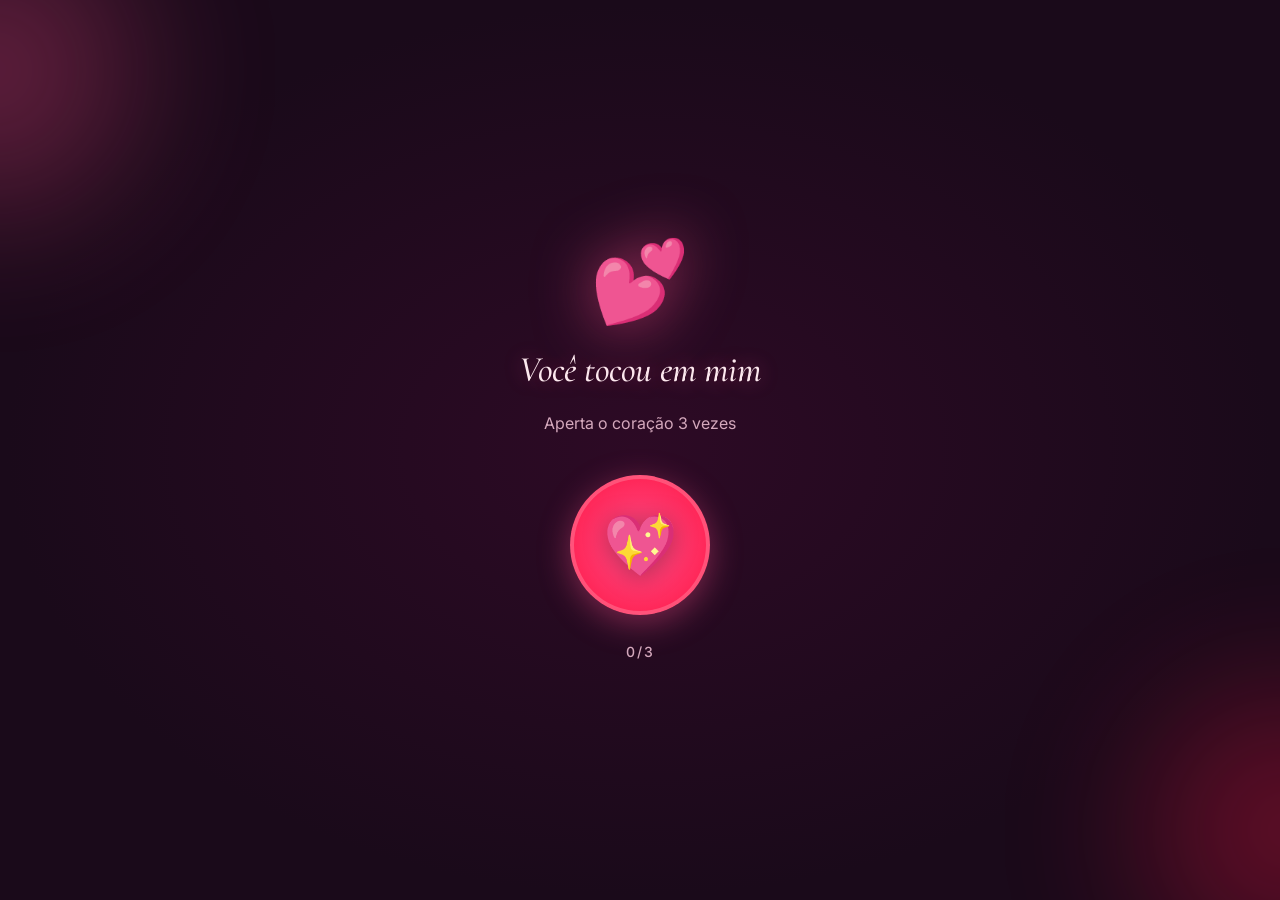
<file: nfc.html>
<!DOCTYPE html>
<html lang="pt-BR">
<head>
  <meta charset="UTF-8" />
  <meta name="viewport" content="width=device-width, initial-scale=1.0, user-scalable=no" />
  <title>Oi amor 💕</title>
  <meta name="description" content="Tocou em mim 💕" />

  <!-- PWA standalone (tela cheia, sem barra do navegador) -->
  <meta name="theme-color" content="#1a0a1a" />
  <meta name="apple-mobile-web-app-capable" content="yes" />
  <meta name="apple-mobile-web-app-status-bar-style" content="black-translucent" />
  <meta name="apple-mobile-web-app-title" content="Oi amor" />
  <link rel="manifest" href="./manifest-nfc.json" />
  <link rel="icon" type="image/png" sizes="192x192" href="./icons/icon-192.png" />
  <link rel="apple-touch-icon" href="./icons/icon-192.png" />

  <link rel="preconnect" href="https://fonts.googleapis.com">
  <link rel="preconnect" href="https://fonts.gstatic.com" crossorigin>
  <link href="https://fonts.googleapis.com/css2?family=Caveat:wght@500;600;700&family=Cormorant+Garamond:ital,wght@0,400;0,500;0,600;1,400;1,500&family=Inter:wght@200;300;400;500;600&display=swap" rel="stylesheet">
  <link rel="stylesheet" href="./css/nfc.css" />
</head>
<body>

  <!-- Corações caindo (em todas as fases) -->
  <div class="hearts-rain" id="hearts-rain" aria-hidden="true"></div>

  <!-- Orbs ambientes -->
  <div class="orb orb-1"></div>
  <div class="orb orb-2"></div>

  <!-- ============================================
       FASE 1 — TAP INICIAL (3 toques = revelar)
       ============================================ -->
  <main class="nfc-screen nfc-phase-1" id="phase-1">
    <div class="phase-content">
      <div class="nfc-emoji-big">💕</div>
      <h1 class="nfc-title">Você tocou em mim</h1>
      <p class="nfc-sub">Aperta o coração 3 vezes</p>
      <button class="nfc-heart-btn" id="heart-tap" type="button" aria-label="Tocar">
        <span class="heart-icon">💖</span>
      </button>
      <p class="tap-counter" id="tap-counter">0/3</p>
    </div>
  </main>

  <!-- ============================================
       FASE 2 — FOTO + FRASE
       ============================================ -->
  <main class="nfc-screen nfc-phase-2" id="phase-2" style="display:none">
    <div class="phase-content phase-photo">
      <!-- Foto do casal (vem da capa do app) -->
      <div class="photo-frame">
        <img id="nfc-photo" src="./assets/fotos/medium/floater-1.webp" alt="Nós dois" />
        <div class="photo-shine"></div>
      </div>
      <h1 class="nfc-title-big">13 anos. 1 mensagem.<br> Pra sempre. ✨</h1>
      <p class="nfc-sub">— desde 01 de janeiro de 2014</p>

      <button class="nfc-btn" id="btn-open-letter" type="button">
        <span class="btn-text">Toque pra abrir</span>
        <span class="btn-arrow">→</span>
      </button>
    </div>
  </main>

  <!-- ============================================
       FASE 3 — MÚSICA + TEXTO LETRA POR LETRA
       ============================================ -->
  <main class="nfc-screen nfc-phase-3" id="phase-3" style="display:none">
    <div class="phase-content phase-letter">
      <!-- Player YouTube (escondido, só áudio) -->
      <div class="yt-audio" id="yt-audio"></div>

      <!-- Ícone de "toca disco" pulsando -->
      <div class="music-disc">
        <div class="disc-inner">🎵</div>
        <div class="disc-pulse"></div>
      </div>

      <!-- Texto da carta, aparece letra por letra -->
      <div class="typewriter-container">
        <p class="typewriter" id="typewriter"></p>
        <span class="typewriter-caret" id="caret">▌</span>
      </div>

      <!-- "Assinatura" depois do texto -->
      <p class="nfc-signature" id="signature" style="display:none">— Rafael ♡</p>
    </div>
  </main>

  <!-- ============================================
       FASE 4 — TELA FINAL (entrar no app + instalar)
       ============================================ -->
  <main class="nfc-screen nfc-phase-4" id="phase-4" style="display:none">
    <div class="phase-content">
      <div class="final-hearts">💕 💖 💗</div>
      <h1 class="nfc-title" id="phase4-title">Tá pronta?</h1>
      <p class="nfc-sub" id="phase4-sub">Vem pro nosso cantinho ✨</p>

      <!-- Botão principal (muda de texto conforme PWA instalado) -->
      <button class="nfc-btn nfc-btn-final" id="btn-enter" type="button">
        <span class="btn-text" id="btn-enter-text">Entrar no nosso cantinho</span>
        <span class="btn-arrow">→</span>
      </button>

      <!-- Botão de instalar PWA (só aparece se NÃO instalado) -->
      <button class="nfc-btn nfc-btn-install" id="btn-install" type="button" style="display:none">
        <span class="btn-text">📲 Instalar no celular</span>
        <span class="btn-arrow">↓</span>
      </button>

      <p class="nfc-hint" id="phase4-hint">ou encoste de novo no chaveiro 💫</p>
    </div>
  </main>

  <script src="./js/nfc.js?v=26"></script>
</body>
</html>
</file>
<file: css/nfc.css>
/* ============================================
   NFC LANDING ÉPICA — 4 fases
   Corações caindo + Foto + Música + Carta + Entrar
   ============================================ */

:root {
  --bg-deep: #1a0a1a;
  --bg-glow: #2d0a25;
  --primary: #ff4f8b;
  --primary-soft: #ff8eb4;
  --primary-deep: #ff1744;
  --text: #fce8ee;
  --text-soft: #d4a8bc;
  --gold: #ffd97a;
  --shadow-romantic: 0 8px 32px rgba(255, 79, 139, 0.4);
}

* { box-sizing: border-box; margin: 0; padding: 0; }

html, body {
  height: 100%;
  overflow: hidden;
  font-family: 'Inter', -apple-system, sans-serif;
  color: var(--text);
  background: radial-gradient(ellipse at center, var(--bg-glow) 0%, var(--bg-deep) 70%);
  -webkit-font-smoothing: antialiased;
  user-select: none;
  -webkit-user-select: none;
  -webkit-tap-highlight-color: transparent;
}

body {
  display: flex;
  align-items: center;
  justify-content: center;
  position: relative;
}

/* Orbs ambientes (glow pulsante) */
.orb {
  position: fixed;
  border-radius: 50%;
  pointer-events: none;
  filter: blur(60px);
  opacity: 0.4;
  z-index: 0;
  animation: orb-float 8s ease-in-out infinite;
}
.orb-1 {
  top: -20%; left: -20%;
  width: 500px; height: 500px;
  background: radial-gradient(circle, var(--primary) 0%, transparent 60%);
}
.orb-2 {
  bottom: -20%; right: -20%;
  width: 500px; height: 500px;
  background: radial-gradient(circle, var(--primary-deep) 0%, transparent 60%);
  animation-delay: -4s;
}
@keyframes orb-float {
  0%, 100% { transform: translate(0, 0) scale(1); }
  50%      { transform: translate(20px, -20px) scale(1.1); }
}

/* Corações caindo (em todas as fases) */
.hearts-rain {
  position: fixed;
  inset: 0;
  pointer-events: none;
  overflow: hidden;
  z-index: 1;
}
.hearts-rain .heart {
  position: absolute;
  top: -50px;
  font-size: 24px;
  opacity: 0.7;
  animation: heart-fall linear infinite;
  will-change: transform;
}
@keyframes heart-fall {
  0%   { transform: translateY(-50px) rotate(0deg); opacity: 0; }
  10%  { opacity: 0.8; }
  90%  { opacity: 0.8; }
  100% { transform: translateY(110vh) rotate(360deg); opacity: 0; }
}

/* ============================================
   TELA BASE (todas as fases)
   ============================================ */
.nfc-screen {
  position: relative;
  z-index: 2;
  width: 100%;
  max-width: 480px;
  padding: 24px;
  text-align: center;
  animation: fade-in 0.8s ease-out;
}
@keyframes fade-in {
  from { opacity: 0; transform: scale(0.95); }
  to   { opacity: 1; transform: scale(1); }
}

.phase-content {
  display: flex;
  flex-direction: column;
  align-items: center;
  gap: 20px;
}

/* ============================================
   FASE 1 — TAP INICIAL
   ============================================ */
.nfc-emoji-big {
  font-size: 80px;
  line-height: 1;
  margin-bottom: 8px;
  filter: drop-shadow(0 0 30px rgba(255, 79, 139, 0.6));
  animation: emoji-pulse 2s ease-in-out infinite;
}
@keyframes emoji-pulse {
  0%, 100% { transform: scale(1); }
  50%      { transform: scale(1.1); }
}

.nfc-title {
  font-family: 'Cormorant Garamond', serif;
  font-size: 36px;
  font-weight: 500;
  font-style: italic;
  color: var(--text);
  margin: 0;
  text-shadow: 0 0 20px rgba(255, 79, 139, 0.4);
  line-height: 1.2;
}

.nfc-sub {
  font-size: 16px;
  color: var(--text-soft);
  margin: 0;
  line-height: 1.5;
}

/* Botão de coração (tap) */
.nfc-heart-btn {
  margin-top: 20px;
  width: 140px;
  height: 140px;
  border-radius: 50%;
  background: radial-gradient(circle, var(--primary) 0%, var(--primary-deep) 100%);
  border: 4px solid rgba(255, 255, 255, 0.2);
  cursor: pointer;
  display: flex;
  align-items: center;
  justify-content: center;
  box-shadow: 0 0 0 0 rgba(255, 79, 139, 0.6), var(--shadow-romantic);
  transition: transform 0.15s;
  animation: heart-glow 1.5s ease-in-out infinite;
}
.nfc-heart-btn:active {
  transform: scale(0.92);
}
.heart-icon {
  font-size: 60px;
  filter: drop-shadow(0 4px 12px rgba(0, 0, 0, 0.3));
  animation: heart-beat 0.8s ease-in-out infinite;
}
@keyframes heart-glow {
  0%, 100% { box-shadow: 0 0 0 0 rgba(255, 79, 139, 0.6), var(--shadow-romantic); }
  50%      { box-shadow: 0 0 0 20px rgba(255, 79, 139, 0), var(--shadow-romantic); }
}
@keyframes heart-beat {
  0%, 100% { transform: scale(1); }
  25%      { transform: scale(1.15); }
  50%      { transform: scale(1); }
  75%      { transform: scale(1.1); }
}

.tap-counter {
  font-size: 14px;
  color: var(--text-soft);
  margin-top: 8px;
  font-weight: 500;
  letter-spacing: 2px;
}

/* ============================================
   FASE 2 — FOTO + FRASE
   ============================================ */
.phase-photo { gap: 24px; }

.photo-frame {
  position: relative;
  width: 240px;
  height: 240px;
  border-radius: 50%;
  overflow: hidden;
  border: 4px solid rgba(255, 215, 122, 0.3);
  box-shadow: 0 0 40px rgba(255, 79, 139, 0.4), inset 0 0 20px rgba(0, 0, 0, 0.3);
  animation: photo-reveal 1.2s ease-out;
}
@keyframes photo-reveal {
  from { opacity: 0; transform: scale(0.7) rotate(-10deg); }
  to   { opacity: 1; transform: scale(1) rotate(0deg); }
}
.photo-frame img {
  width: 100%;
  height: 100%;
  object-fit: cover;
  filter: brightness(1.05) saturate(1.1);
}
/* Brilho passando na foto */
.photo-shine {
  position: absolute;
  inset: 0;
  background: linear-gradient(115deg, transparent 30%, rgba(255, 255, 255, 0.4) 50%, transparent 70%);
  animation: shine-pass 3s ease-in-out infinite;
  pointer-events: none;
}
@keyframes shine-pass {
  0%   { transform: translateX(-100%); }
  60%  { transform: translateX(100%); }
  100% { transform: translateX(100%); }
}

.nfc-title-big {
  font-family: 'Cormorant Garamond', serif;
  font-size: 32px;
  font-weight: 600;
  font-style: italic;
  color: var(--text);
  margin: 0;
  line-height: 1.3;
  text-shadow: 0 0 30px rgba(255, 79, 139, 0.5);
  animation: fade-in 1s 0.4s ease-out backwards;
}

/* ============================================
   FASE 3 — MÚSICA + CARTA (typewriter)
   ============================================ */
.phase-letter { gap: 24px; }

.yt-audio {
  position: absolute;
  width: 1px;
  height: 1px;
  opacity: 0.01;
  pointer-events: none;
  top: -9999px;
}

/* Disco de música pulsando */
.music-disc {
  position: relative;
  width: 100px;
  height: 100px;
  border-radius: 50%;
  background: radial-gradient(circle, var(--primary) 30%, var(--primary-deep) 100%);
  display: flex;
  align-items: center;
  justify-content: center;
  box-shadow: 0 0 30px rgba(255, 79, 139, 0.5);
  animation: disc-rotate 4s linear infinite;
}
.disc-inner {
  font-size: 36px;
  filter: drop-shadow(0 2px 6px rgba(0, 0, 0, 0.3));
  animation: disc-counter 4s linear infinite;
}
.disc-pulse {
  position: absolute;
  inset: -10px;
  border-radius: 50%;
  border: 2px solid var(--primary);
  animation: disc-pulse 2s ease-in-out infinite;
  pointer-events: none;
}
@keyframes disc-rotate {
  from { transform: rotate(0deg); }
  to   { transform: rotate(360deg); }
}
@keyframes disc-counter {
  from { transform: rotate(0deg); }
  to   { transform: rotate(-360deg); }
}
@keyframes disc-pulse {
  0%, 100% { transform: scale(1); opacity: 0.6; }
  50%      { transform: scale(1.15); opacity: 0; }
}

/* Typewriter — texto letra por letra */
.typewriter-container {
  position: relative;
  min-height: 280px;
  max-width: 100%;
  padding: 20px;
  background: rgba(0, 0, 0, 0.25);
  border-radius: 16px;
  border: 1px solid rgba(255, 79, 139, 0.2);
  box-shadow: 0 8px 32px rgba(0, 0, 0, 0.3);
  display: flex;
  align-items: flex-start;
  justify-content: center;
}
.typewriter {
  font-family: 'Caveat', cursive;
  font-size: 24px;
  line-height: 1.6;
  color: var(--text);
  text-align: left;
  white-space: pre-wrap;
  word-wrap: break-word;
  min-height: 1.6em;
  width: 100%;
}
.typewriter-caret {
  display: inline-block;
  color: var(--primary);
  font-weight: 700;
  animation: blink 0.7s steps(1) infinite;
  margin-left: 2px;
}
@keyframes blink {
  0%, 50% { opacity: 1; }
  51%, 100% { opacity: 0; }
}

.nfc-signature {
  font-family: 'Caveat', cursive;
  font-size: 28px;
  color: var(--primary-soft);
  font-style: italic;
  animation: fade-in 1s ease-out;
}

/* ============================================
   FASE 4 — TELA FINAL
   ============================================ */
.final-hearts {
  font-size: 50px;
  letter-spacing: 8px;
  margin-bottom: 16px;
  filter: drop-shadow(0 0 20px rgba(255, 79, 139, 0.6));
  animation: emoji-pulse 1.5s ease-in-out infinite;
}

/* ============================================
   BOTÃO PRINCIPAL (reutilizado)
   ============================================ */
.nfc-btn {
  margin-top: 16px;
  display: flex;
  align-items: center;
  justify-content: center;
  gap: 10px;
  width: 100%;
  max-width: 320px;
  padding: 18px 32px;
  font-size: 17px;
  font-weight: 600;
  font-family: inherit;
  color: #fff;
  background: linear-gradient(135deg, var(--primary) 0%, var(--primary-deep) 100%);
  border: none;
  border-radius: 50px;
  cursor: pointer;
  box-shadow: var(--shadow-romantic),
              0 0 0 0 rgba(255, 79, 139, 0.4);
  transition: transform 0.2s, box-shadow 0.2s;
  animation: btn-pulse 2.5s ease-in-out infinite;
}
.nfc-btn:hover, .nfc-btn:active {
  transform: translateY(-2px) scale(1.02);
  box-shadow: 0 12px 40px rgba(255, 79, 139, 0.6);
}
.nfc-btn-final { animation: btn-pulse 1.8s ease-in-out infinite; }

/* Botão de instalar (visual diferenciado — secundário) */
.nfc-btn-install {
  background: linear-gradient(135deg, #5e3a8e 0%, #2d1a4a 100%);
  box-shadow: 0 8px 32px rgba(94, 58, 142, 0.4),
              0 0 0 0 rgba(94, 58, 142, 0.4);
  margin-top: 8px;
  max-width: 280px;
  padding: 14px 24px;
  font-size: 15px;
  animation: btn-pulse-install 2.5s ease-in-out infinite;
}
.nfc-btn-install:hover, .nfc-btn-install:active {
  background: linear-gradient(135deg, #7349a8 0%, #3d2561 100%);
  box-shadow: 0 12px 40px rgba(94, 58, 142, 0.6);
}
@keyframes btn-pulse-install {
  0%, 100% {
    box-shadow: 0 8px 32px rgba(94, 58, 142, 0.4),
                0 0 0 0 rgba(94, 58, 142, 0.3);
  }
  50% {
    box-shadow: 0 8px 32px rgba(94, 58, 142, 0.5),
                0 0 0 10px rgba(94, 58, 142, 0);
  }
}
@keyframes btn-pulse {
  0%, 100% {
    box-shadow: 0 8px 32px rgba(255, 79, 139, 0.4),
                0 0 0 0 rgba(255, 79, 139, 0.4);
  }
  50% {
    box-shadow: 0 8px 32px rgba(255, 79, 139, 0.5),
                0 0 0 12px rgba(255, 79, 139, 0);
  }
}
.btn-arrow {
  font-size: 22px;
  transition: transform 0.2s;
}
.nfc-btn:hover .btn-arrow, .nfc-btn:active .btn-arrow {
  transform: translateX(4px);
}

/* ============================================
   MOBILE
   ============================================ */
@media (max-width: 380px) {
  .nfc-emoji-big { font-size: 60px; }
  .nfc-title { font-size: 28px; }
  .nfc-title-big { font-size: 26px; }
  .nfc-sub { font-size: 14px; }
  .nfc-btn { padding: 16px 24px; font-size: 16px; }
  .photo-frame { width: 200px; height: 200px; }
  .typewriter { font-size: 20px; }
  .nfc-heart-btn { width: 120px; height: 120px; }
  .heart-icon { font-size: 50px; }
}

@media (orientation: landscape) and (max-height: 500px) {
  .nfc-emoji-big { font-size: 50px; }
  .nfc-title { font-size: 24px; }
  .nfc-title-big { font-size: 22px; }
  .nfc-sub { font-size: 13px; }
  .photo-frame { width: 140px; height: 140px; }
  .music-disc { width: 70px; height: 70px; }
  .disc-inner { font-size: 24px; }
  .typewriter { font-size: 18px; }
  .nfc-heart-btn { width: 90px; height: 90px; }
  .heart-icon { font-size: 36px; }
}
</file>
